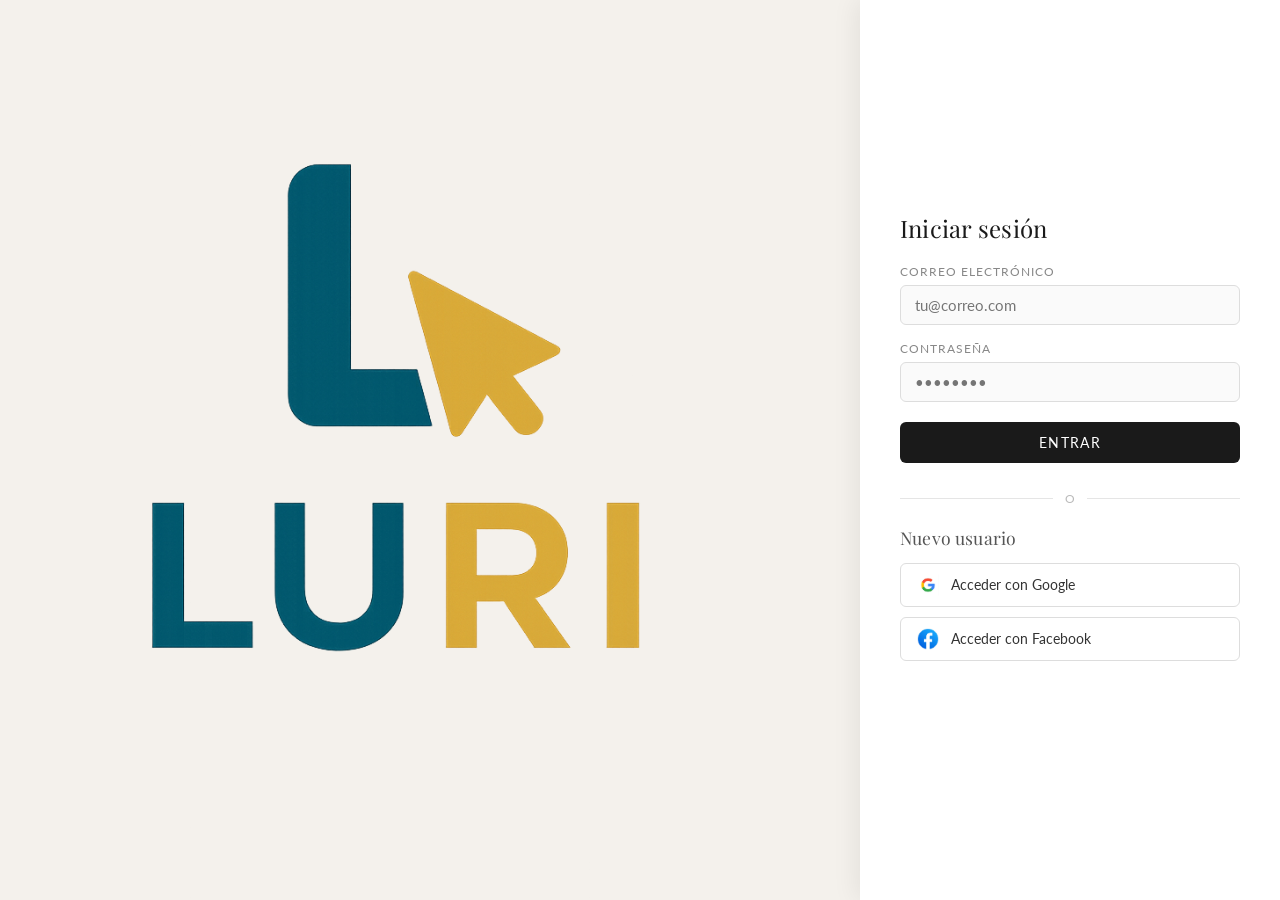
<file: index.html>
<!DOCTYPE html>
<html lang="es">
<head>
    <meta charset="UTF-8">
    <meta name="description" content="Inicia sesión o accede con Google o Facebook a la plataforma de Accesibilidad Digital.">
    <title>Login — Accesibilidad Digital</title>
    <link href="https://fonts.googleapis.com/css2?family=Playfair+Display:wght@500&family=Lato:wght@300;400&display=swap" rel="stylesheet">
    <link rel="stylesheet" href="css/login.css">
</head>
<body>

    <div class="imagen">
        <img src="assets/images/bienvenida.png" alt="Imagen de bienvenida">
    </div>

    <div class="contenedor_login">
        <form action="/login" method="POST">
            <fieldset>
                <legend>Iniciar sesión</legend>
                <label for="email">Correo electrónico</label>
                <input type="email" id="email" name="email" placeholder="tu@correo.com" required>
                <label for="password">Contraseña</label>
                <input type="password" id="password" name="password" placeholder="••••••••" required>
                <a href="app.html" class="btn-entrar">Entrar</a>
            </fieldset>
            <div class="separador"><hr><span>o</span><hr></div>
            <fieldset>
                <legend>Nuevo usuario</legend>
                <div class="social-btns">
                    <button type="button" class="btn-social">
                        <img src="assets/images/google.jpg" alt="Google">
                        Acceder con Google
                    </button>
                    <button type="button" class="btn-social">
                        <img src="assets/images/facebook.jpg" alt="Facebook">
                        Acceder con Facebook
                    </button>
                </div>
            </fieldset>
        </form>
    </div>

</body>
</html>
</file>
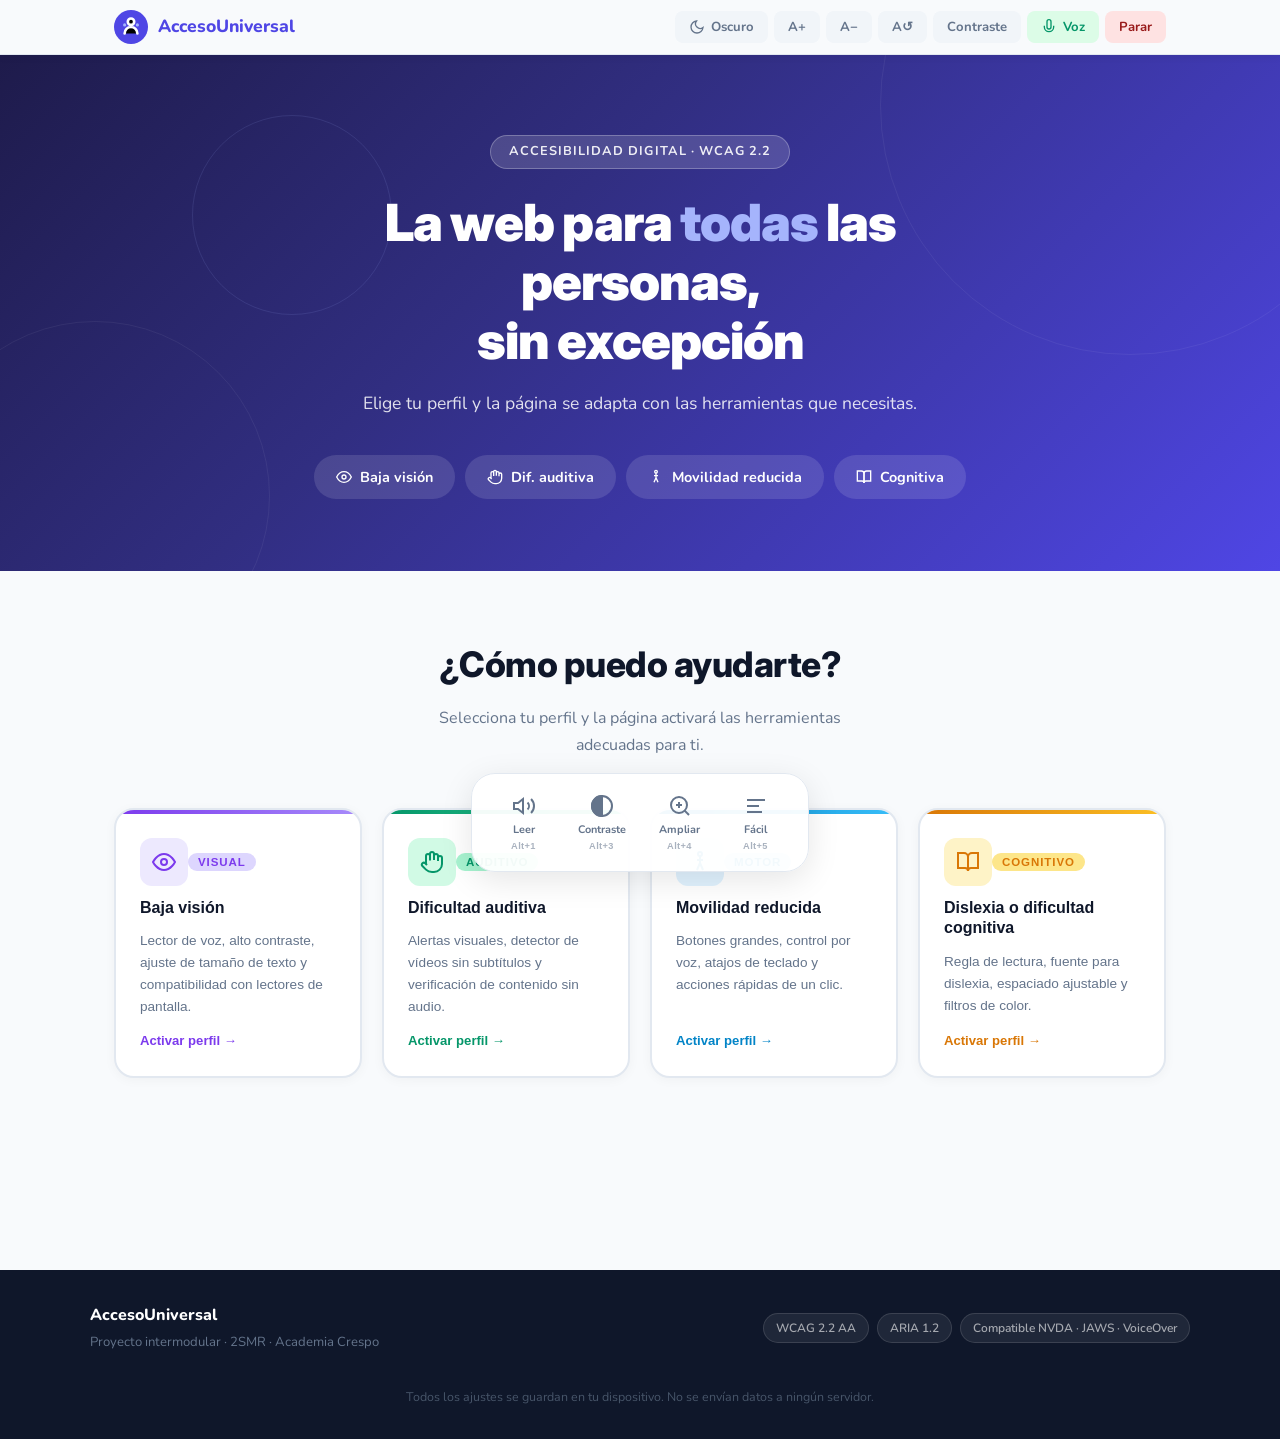
<file: app.html>
<!DOCTYPE html>
<html lang="es">

<head>
    <meta charset="UTF-8">
    <meta name="description" content="AccesoUniversal — Herramientas de accesibilidad digital adaptadas a tu perfil.">
    <title>AccesoUniversal — Herramientas de Accesibilidad</title>
    <link
        href="https://fonts.googleapis.com/css2?family=Inter:wght@400;700;800;900&family=Nunito:wght@400;600;700;800&display=swap"
        rel="stylesheet">
    <link rel="stylesheet" href="css/app.css">
    <link rel="stylesheet" href="css/modos.css">
</head>

<body>

    <svg style="display:none" aria-hidden="true" xmlns="http://www.w3.org/2000/svg">
        <symbol id="ico-logo" viewBox="0 0 32 32">
            <circle cx="16" cy="16" r="16" fill="#4f46e5" />
            <path d="M16 8a3 3 0 1 1 0 6 3 3 0 0 1 0-6zm-6 14c0-3.3 2.7-6 6-6s6 2.7 6 6" stroke="#fff"
                stroke-width="2.5" stroke-linecap="round" />
            <circle cx="10" cy="14" r="1.5" fill="#a5b4fc" />
            <circle cx="22" cy="14" r="1.5" fill="#a5b4fc" />
        </symbol>
        <symbol id="ico-eye" viewBox="0 0 24 24">
            <path d="M1 12s4-8 11-8 11 8 11 8-4 8-11 8-11-8-11-8z" />
            <circle cx="12" cy="12" r="3" />
        </symbol>
        <symbol id="ico-hand" viewBox="0 0 24 24">
            <path
                d="M18 11V6a2 2 0 0 0-4 0v1M14 10V4a2 2 0 0 0-4 0v2M10 10.5V6a2 2 0 0 0-4 0v8M18 8a2 2 0 1 1 4 0v6a8 8 0 0 1-8 8h-2c-2.8 0-4.5-.86-5.99-2.34l-3.6-3.6a2 2 0 0 1 2.83-2.82L7 15" />
        </symbol>
        <symbol id="ico-person" viewBox="0 0 24 24">
            <circle cx="12" cy="4" r="2" />
            <path d="M12 6v7M9 10h6M12 13l-3 7M12 13l3 7" />
        </symbol>
        <symbol id="ico-book" viewBox="0 0 24 24">
            <path d="M2 3h6a4 4 0 0 1 4 4v14a3 3 0 0 0-3-3H2z" />
            <path d="M22 3h-6a4 4 0 0 0-4 4v14a3 3 0 0 1 3-3h7z" />
        </symbol>
        <symbol id="ico-mic" viewBox="0 0 24 24">
            <path d="M12 1a3 3 0 0 0-3 3v8a3 3 0 0 0 6 0V4a3 3 0 0 0-3-3z" />
            <path d="M19 10v2a7 7 0 0 1-14 0v-2" />
        </symbol>
        <symbol id="ico-speaker" viewBox="0 0 24 24">
            <polygon points="11 5 6 9 2 9 2 15 6 15 11 19 11 5" />
            <path d="M19.07 4.93a10 10 0 0 1 0 14.14M15.54 8.46a5 5 0 0 1 0 7.07" />
        </symbol>
        <symbol id="ico-magnify" viewBox="0 0 24 24">
            <circle cx="11" cy="11" r="8" />
            <line x1="21" y1="21" x2="16.65" y2="16.65" />
            <line x1="11" y1="8" x2="11" y2="14" />
            <line x1="8" y1="11" x2="14" y2="11" />
        </symbol>
    </svg>

    <div id="aria-live" class="sr-only" aria-live="polite" aria-atomic="true"></div>
    <a href="#main-content" class="skip-link">Saltar al contenido principal</a>
    <div id="toast" role="status" aria-live="polite"></div>

    <nav class="navbar" aria-label="Barra de accesibilidad">
        <div class="nav-inner">
            <a href="index.html" class="nav-brand" aria-label="AccesoUniversal - Inicio">
                <svg aria-hidden="true" focusable="false" viewBox="0 0 32 32">
                    <use href="#ico-logo" />
                </svg>
                <span>AccesoUniversal</span>
            </a>
            <div class="nav-tools">
                <button id="theme-btn" class="ntool-btn" onclick="cambiarModoOscuro()" aria-label="Modo oscuro (Alt+D)">
                    <svg aria-hidden="true" focusable="false" viewBox="0 0 24 24" fill="none" stroke="currentColor"
                        stroke-width="2">
                        <path d="M21 12.79A9 9 0 1 1 11.21 3 7 7 0 0 0 21 12.79z" />
                    </svg>
                    Oscuro
                </button>
                <button class="ntool-btn" onclick="cambiarTamanoLetra(2)" aria-label="Aumentar letra">A+</button>
                <button class="ntool-btn" onclick="cambiarTamanoLetra(-2)" aria-label="Reducir letra">A−</button>
                <button class="ntool-btn" onclick="restablecerLetra()" aria-label="Restablecer letra">A↺</button>
                <button class="ntool-btn contrast-btn" id="btn-contraste" onclick="activarAltoContraste()"
                    aria-label="Alto contraste (Alt+3)" aria-pressed="false">Contraste</button>
                <button id="voice-btn" class="ntool-btn voice-btn" onclick="iniciarVoz()"
                    aria-label="Comando de voz (Alt+V)">
                    <svg aria-hidden="true" focusable="false" viewBox="0 0 24 24" fill="none" stroke="currentColor"
                        stroke-width="2">
                        <use href="#ico-mic" />
                    </svg>
                    <span id="voice-status">Voz</span>
                </button>
                <button class="ntool-btn stop-btn" onclick="pararAudio()"
                    aria-label="Parar audio (Escape)">Parar</button>
            </div>
        </div>
    </nav>

    <header class="hero">
        <div class="hero-inner">
            <div class="hero-eyebrow">Accesibilidad Digital · WCAG 2.2</div>
            <h1 class="hero-title">La web para <em>todas</em> las personas,<br>sin excepción</h1>
            <p class="hero-sub">Elige tu perfil y la página se adapta con las herramientas que necesitas.</p>
            <div class="hero-pills">
                <button type="button" class="hero-pill pill-v" onclick="seleccionarPerfil('visual')">
                    <svg aria-hidden="true" focusable="false" viewBox="0 0 24 24" fill="none" stroke="currentColor"
                        stroke-width="2">
                        <use href="#ico-eye" />
                    </svg>
                    Baja visión
                </button>
                <button type="button" class="hero-pill pill-a" onclick="seleccionarPerfil('auditiva')">
                    <svg aria-hidden="true" focusable="false" viewBox="0 0 24 24" fill="none" stroke="currentColor"
                        stroke-width="2">
                        <use href="#ico-hand" />
                    </svg>
                    Dif. auditiva
                </button>
                <button type="button" class="hero-pill pill-m" onclick="seleccionarPerfil('motora')">
                    <svg aria-hidden="true" focusable="false" viewBox="0 0 24 24" fill="none" stroke="currentColor"
                        stroke-width="2">
                        <use href="#ico-person" />
                    </svg>
                    Movilidad reducida
                </button>
                <button type="button" class="hero-pill pill-c" onclick="seleccionarPerfil('cognitiva')">
                    <svg aria-hidden="true" focusable="false" viewBox="0 0 24 24" fill="none" stroke="currentColor"
                        stroke-width="2">
                        <use href="#ico-book" />
                    </svg>
                    Cognitiva
                </button>
            </div>
        </div>
        <div class="hero-deco" aria-hidden="true">
            <div class="deco-ring deco-r1"></div>
            <div class="deco-ring deco-r2"></div>
            <div class="deco-ring deco-r3"></div>
        </div>
    </header>

    <main id="main-content">

        <section class="sec-profiles" aria-labelledby="titulo-perfil">
            <div class="sec-header">
                <h2 id="titulo-perfil">¿Cómo puedo ayudarte?</h2>
                <p>Selecciona tu perfil y la página activará las herramientas adecuadas para ti.</p>
            </div>
            <div class="profile-grid">

                <button type="button" class="pcard pcard-v" id="profile-visual" onclick="seleccionarPerfil('visual')"
                    aria-pressed="false">
                    <div class="pcard-top">
                        <div class="pcard-icon"><svg aria-hidden="true" focusable="false" viewBox="0 0 24 24"
                                fill="none" stroke="currentColor" stroke-width="2">
                                <use href="#ico-eye" />
                            </svg></div>
                        <span class="pcard-tag">Visual</span>
                    </div>
                    <strong class="pcard-title">Baja visión</strong>
                    <p class="pcard-desc">Lector de voz, alto contraste, ajuste de tamaño de texto y compatibilidad con
                        lectores de pantalla.</p>
                    <span class="pcard-cta">Activar perfil →</span>
                </button>

                <button type="button" class="pcard pcard-a" id="profile-auditiva"
                    onclick="seleccionarPerfil('auditiva')" aria-pressed="false">
                    <div class="pcard-top">
                        <div class="pcard-icon"><svg aria-hidden="true" focusable="false" viewBox="0 0 24 24"
                                fill="none" stroke="currentColor" stroke-width="2">
                                <use href="#ico-hand" />
                            </svg></div>
                        <span class="pcard-tag">Auditivo</span>
                    </div>
                    <strong class="pcard-title">Dificultad auditiva</strong>
                    <p class="pcard-desc">Alertas visuales, detector de vídeos sin subtítulos y verificación de
                        contenido sin audio.</p>
                    <span class="pcard-cta">Activar perfil →</span>
                </button>

                <button type="button" class="pcard pcard-m" id="profile-motora" onclick="seleccionarPerfil('motora')"
                    aria-pressed="false">
                    <div class="pcard-top">
                        <div class="pcard-icon"><svg aria-hidden="true" focusable="false" viewBox="0 0 24 24"
                                fill="none" stroke="currentColor" stroke-width="2">
                                <use href="#ico-person" />
                            </svg></div>
                        <span class="pcard-tag">Motor</span>
                    </div>
                    <strong class="pcard-title">Movilidad reducida</strong>
                    <p class="pcard-desc">Botones grandes, control por voz, atajos de teclado y acciones rápidas de un
                        clic.</p>
                    <span class="pcard-cta">Activar perfil →</span>
                </button>

                <button type="button" class="pcard pcard-c" id="profile-cognitiva"
                    onclick="seleccionarPerfil('cognitiva')" aria-pressed="false">
                    <div class="pcard-top">
                        <div class="pcard-icon"><svg aria-hidden="true" focusable="false" viewBox="0 0 24 24"
                                fill="none" stroke="currentColor" stroke-width="2">
                                <use href="#ico-book" />
                            </svg></div>
                        <span class="pcard-tag">Cognitivo</span>
                    </div>
                    <strong class="pcard-title">Dislexia o dificultad cognitiva</strong>
                    <p class="pcard-desc">Regla de lectura, fuente para dislexia, espaciado ajustable y filtros de
                        color.</p>
                    <span class="pcard-cta">Activar perfil →</span>
                </button>

            </div>
        </section>


        <section id="panel-visual" class="profile-panel" aria-labelledby="titulo-panel-visual" hidden>
            <div class="panel-banner banner-v">
                <svg aria-hidden="true" focusable="false" viewBox="0 0 24 24" fill="none" stroke="currentColor"
                    stroke-width="2.5">
                    <use href="#ico-eye" />
                </svg>
                <div><strong>Perfil activado: Baja visión</strong><span>Alto contraste y lector de voz activados</span>
                </div>
                <button type="button" class="panel-back" onclick="volverPerfiles()">Cambiar perfil</button>
            </div>
            <h2 id="titulo-panel-visual" class="panel-title">Tus herramientas</h2>
            <div class="tools-grid">

                <div class="tool-card tc-v">
                    <div class="tc-header">
                        <div class="tc-icon icon-v"><svg aria-hidden="true" focusable="false" viewBox="0 0 24 24"
                                fill="none" stroke="currentColor" stroke-width="2">
                                <use href="#ico-speaker" />
                            </svg></div>
                        <div>
                            <h3>Lector de texto en voz alta</h3>
                            <p class="tc-desc">Pega cualquier texto y escúchalo. Ajusta la velocidad con el deslizador.
                            </p>
                        </div>
                    </div>
                    <textarea id="tts-input" class="tts-area" rows="4"
                        placeholder="Pega aquí el texto que quieres escuchar…"
                        aria-label="Texto para leer en voz alta"></textarea>
                    <div class="tc-controls">
                        <label for="tts-speed" class="tc-label">Velocidad: <strong id="speed-val">1.0x</strong></label>
                        <input type="range" id="tts-speed" class="tc-range" min="0.5" max="2" step="0.1" value="1"
                            aria-label="Velocidad de lectura">
                        <div class="tc-btns">
                            <button type="button" class="tbtn tbtn-v"
                                onclick="leerTextoPersonalizado()">Escuchar</button>
                            <button type="button" class="tbtn tbtn-ghost" onclick="pararAudio()">Parar</button>
                        </div>
                    </div>
                </div>

                <div class="tool-card tc-v">
                    <div class="tc-header">
                        <div class="tc-icon icon-v">
                            <svg aria-hidden="true" focusable="false" viewBox="0 0 24 24" fill="none"
                                stroke="currentColor" stroke-width="2">
                                <circle cx="12" cy="12" r="3" />
                                <path
                                    d="M12 1v2M12 21v2M4.22 4.22l1.42 1.42M18.36 18.36l1.42 1.42M1 12h2M21 12h2M4.22 19.78l1.42-1.42M18.36 5.64l1.42-1.42" />
                            </svg>
                        </div>
                        <div>
                            <h3>Ajustes de visión</h3>
                            <p class="tc-desc">Contraste, modo de color y tamaño de texto.</p>
                        </div>
                    </div>
                    <div class="toggle-grid">
                        <button type="button" class="tgl-btn" onclick="activarAltoContraste()">Alto contraste</button>
                        <button type="button" class="tgl-btn" onclick="cambiarModoOscuro()">Modo oscuro</button>
                        <button type="button" class="tgl-btn" onclick="cambiarTamanoLetra(4)">A+ Más grande</button>
                        <button type="button" class="tgl-btn" onclick="cambiarTamanoLetra(-4)">A− Más pequeño</button>
                        <button type="button" class="tgl-btn" onclick="restablecerLetra()">A↺ Restablecer</button>
                    </div>
                </div>

                <div class="tool-card tc-v full-width">
                    <div class="tc-header">
                        <div class="tc-icon icon-v"><svg aria-hidden="true" focusable="false" viewBox="0 0 24 24"
                                fill="none" stroke="currentColor" stroke-width="2">
                                <rect x="3" y="3" width="18" height="18" rx="2" />
                                <path d="M3 9h18M9 21V9" />
                            </svg></div>
                        <div>
                            <h3>Compatibilidad con lectores de pantalla</h3>
                            <p class="tc-desc">Toda la navegación es posible solo con el teclado.</p>
                        </div>
                    </div>
                    <div class="toggle-grid mb-4">
                        <span class="tgl-btn tgl-static">NVDA (Windows)</span>
                        <span class="tgl-btn tgl-static">JAWS (Windows)</span>
                        <span class="tgl-btn tgl-static">VoiceOver (Mac/iOS)</span>
                        <span class="tgl-btn tgl-static">TalkBack (Android)</span>
                    </div>
                    <p class="hint-text">Usa <kbd>Tab</kbd> para moverte,
                        <kbd>Enter</kbd> para activar y <kbd>Alt+1</kbd> para leer la página.</p>
                    <div class="tc-btns">
                        <button type="button" class="tbtn tbtn-v" onclick="leerPagina()">Leer página completa</button>
                        <button type="button" class="tbtn tbtn-ghost" onclick="pararAudio()">Parar</button>
                    </div>
                </div>

            </div>
        </section>


        <section id="panel-auditiva" class="profile-panel" aria-labelledby="titulo-panel-auditiva" hidden>
            <div class="panel-banner banner-a">
                <svg aria-hidden="true" focusable="false" viewBox="0 0 24 24" fill="none" stroke="currentColor"
                    stroke-width="2.5">
                    <use href="#ico-hand" />
                </svg>
                <div><strong>Perfil activado: Dificultad auditiva</strong><span>Las notificaciones se muestran de forma
                        visual</span></div>
                <button type="button" class="panel-back" onclick="volverPerfiles()">Cambiar perfil</button>
            </div>
            <h2 id="titulo-panel-auditiva" class="panel-title">Tus herramientas</h2>
            <div class="tools-grid">

                <div class="tool-card tc-a full-width">
                    <div class="tc-header">
                        <div class="tc-icon icon-a"><svg aria-hidden="true" focusable="false" viewBox="0 0 24 24"
                                fill="none" stroke="currentColor" stroke-width="2">
                                <path d="M18 8A6 6 0 0 0 6 8c0 7-3 9-3 9h18s-3-2-3-9" />
                                <path d="M13.73 21a2 2 0 0 1-3.46 0" />
                            </svg></div>
                        <div>
                            <h3>Alertas visuales</h3>
                            <p class="tc-desc">Las notificaciones no dependen del sonido. Pulsa para ver cada tipo de
                                alerta visual.</p>
                        </div>
                    </div>
                    <div id="va-notif-area" class="va-notif-area" aria-live="polite"></div>
                    <div class="va-trigger-grid">
                        <button type="button" class="va-trigger va-t-error" onclick="mostrarAlertaVisual('error')">✕
                            Error del sistema</button>
                        <button type="button" class="va-trigger va-t-msg" onclick="mostrarAlertaVisual('mensaje')">✉
                            Mensaje nuevo</button>
                        <button type="button" class="va-trigger va-t-success" onclick="mostrarAlertaVisual('exito')">✓
                            Acción completada</button>
                        <button type="button" class="va-trigger va-t-warn" onclick="mostrarAlertaVisual('aviso')">⚠
                            Aviso importante</button>
                    </div>
                </div>

            </div>
        </section>


        <section id="panel-motora" class="profile-panel" aria-labelledby="titulo-panel-motora" hidden>
            <div class="panel-banner banner-m">
                <svg aria-hidden="true" focusable="false" viewBox="0 0 24 24" fill="none" stroke="currentColor"
                    stroke-width="2.5">
                    <use href="#ico-person" />
                </svg>
                <div><strong>Perfil activado: Movilidad reducida</strong><span>Botones grandes activados — navega con
                        teclado o voz</span></div>
                <button type="button" class="panel-back" onclick="volverPerfiles()">Cambiar perfil</button>
            </div>
            <h2 id="titulo-panel-motora" class="panel-title">Tus herramientas</h2>
            <div class="tools-grid">

                <div class="tool-card tc-m">
                    <div class="tc-header">
                        <div class="tc-icon icon-m"><svg aria-hidden="true" focusable="false" viewBox="0 0 24 24"
                                fill="none" stroke="currentColor" stroke-width="2">
                                <rect x="2" y="4" width="20" height="16" rx="2" />
                                <path
                                    d="M6 8h.01M10 8h.01M14 8h.01M18 8h.01M6 12h.01M10 12h.01M14 12h.01M18 12h.01M6 16h12" />
                            </svg></div>
                        <div>
                            <h3>Atajos de teclado</h3>
                            <p class="tc-desc">Controla toda la página solo con el teclado, sin necesitar el ratón.</p>
                        </div>
                    </div>
                    <div id="shortcuts-grid" class="shortcuts-grid" role="list" aria-label="Atajos disponibles"></div>
                </div>

                <div class="tool-card tc-m">
                    <div class="tc-header">
                        <div class="tc-icon icon-m"><svg aria-hidden="true" focusable="false" viewBox="0 0 24 24"
                                fill="none" stroke="currentColor" stroke-width="2">
                                <use href="#ico-mic" />
                            </svg></div>
                        <div>
                            <h3>Control por voz</h3>
                            <p class="tc-desc">Di un comando y la página responde. Sin mover las manos.</p>
                        </div>
                    </div>
                    <div class="tc-btns mb-4">
                        <button type="button" class="tbtn tbtn-m" onclick="iniciarVoz()">Activar voz</button>
                        <button type="button" class="tbtn tbtn-ghost" onclick="pararAudio()">Parar</button>
                    </div>
                    <div id="commands-list" class="commands-list" role="list" aria-label="Comandos disponibles"></div>
                </div>

                <div class="tool-card tc-m full-width">
                    <div class="tc-header">
                        <div class="tc-icon icon-m"><svg aria-hidden="true" focusable="false" viewBox="0 0 24 24"
                                fill="none" stroke="currentColor" stroke-width="2">
                                <rect x="3" y="3" width="18" height="18" rx="3" />
                                <line x1="12" y1="8" x2="12" y2="16" />
                                <line x1="8" y1="12" x2="16" y2="12" />
                            </svg></div>
                        <div>
                            <h3>Acciones rápidas — botones grandes</h3>
                            <p class="tc-desc">Diseñados para poca precisión. Un solo toque para las acciones más
                                frecuentes.</p>
                        </div>
                    </div>
                    <div class="bigaction-grid">
                        <button type="button" class="bigaction-btn"
                            onclick="window.scrollTo({top:0,behavior:'smooth'})">
                            <svg aria-hidden="true" focusable="false" viewBox="0 0 24 24" fill="none"
                                stroke="currentColor" stroke-width="2">
                                <line x1="12" y1="19" x2="12" y2="5" />
                                <polyline points="5 12 12 5 19 12" />
                            </svg>
                            Ir arriba
                        </button>
                        <button type="button" class="bigaction-btn" onclick="leerPagina()">
                            <svg aria-hidden="true" focusable="false" viewBox="0 0 24 24" fill="none"
                                stroke="currentColor" stroke-width="2">
                                <use href="#ico-speaker" />
                            </svg>
                            Leer página
                        </button>
                        <button type="button" class="bigaction-btn"
                            onclick="cambiarTamanoLetra(6); mostrarMensaje('Texto grande')">
                            <svg aria-hidden="true" focusable="false" viewBox="0 0 24 24" fill="none"
                                stroke="currentColor" stroke-width="2">
                                <use href="#ico-magnify" />
                            </svg>
                            Texto grande
                        </button>
                        <button type="button" class="bigaction-btn"
                            onclick="pararAudio(); mostrarMensaje('Audio parado')">
                            <svg aria-hidden="true" focusable="false" viewBox="0 0 24 24" fill="none"
                                stroke="currentColor" stroke-width="2">
                                <rect x="6" y="4" width="4" height="16" />
                                <rect x="14" y="4" width="4" height="16" />
                            </svg>
                            Parar audio
                        </button>
                    </div>
                </div>

            </div>
        </section>


        <section id="panel-cognitiva" class="profile-panel" aria-labelledby="titulo-panel-cognitiva" hidden>
            <div class="panel-banner banner-c">
                <svg aria-hidden="true" focusable="false" viewBox="0 0 24 24" fill="none" stroke="currentColor"
                    stroke-width="2.5">
                    <use href="#ico-book" />
                </svg>
                <div><strong>Perfil activado: Dislexia / Cognitiva</strong><span>Lectura fácil y regla de lectura
                        activadas</span></div>
                <button type="button" class="panel-back" onclick="volverPerfiles()">Cambiar perfil</button>
            </div>
            <h2 id="titulo-panel-cognitiva" class="panel-title">Tus herramientas</h2>
            <div class="tools-grid">

                <div class="tool-card tc-c">
                    <div class="tc-header">
                        <div class="tc-icon icon-c"><svg aria-hidden="true" focusable="false" viewBox="0 0 24 24"
                                fill="none" stroke="currentColor" stroke-width="2">
                                <line x1="3" y1="12" x2="21" y2="12" />
                                <line x1="3" y1="6" x2="21" y2="6" />
                                <line x1="3" y1="18" x2="21" y2="18" />
                            </svg></div>
                        <div>
                            <h3>Regla de lectura</h3>
                            <p class="tc-desc">Una línea amarilla que sigue al ratón para no perder el renglón. Muy útil
                                en dislexia y TDAH.</p>
                        </div>
                    </div>
                    <button type="button" class="tbtn tbtn-c" id="vcbtn-ruler" onclick="activarReglaLectura()"
                        aria-pressed="false">Activar regla de lectura</button>
                </div>

                <div class="tool-card tc-c">
                    <div class="tc-header">
                        <div class="tc-icon icon-c"><svg aria-hidden="true" focusable="false" viewBox="0 0 24 24"
                                fill="none" stroke="currentColor" stroke-width="2">
                                <polyline points="4 7 4 4 20 4 20 7" />
                                <line x1="9" y1="20" x2="15" y2="20" />
                                <line x1="12" y1="4" x2="12" y2="20" />
                            </svg></div>
                        <div>
                            <h3>Fuente y espaciado para dislexia</h3>
                            <p class="tc-desc">Tipografía más legible y control del espaciado entre palabras y líneas.
                            </p>
                        </div>
                    </div>
                    <button type="button" class="tbtn tbtn-c mb-4" id="vcbtn-dyslexia" onclick="activarFuenteDislexia()"
                        aria-pressed="false">Fuente para dislexia</button>
                    <div class="tc-controls">
                        <label for="spacing-range" class="tc-label">Espaciado: <strong
                                id="spacing-val">Normal</strong></label>
                        <input type="range" id="spacing-range" class="tc-range" min="0" max="3" step="1" value="0"
                            oninput="aplicarEspaciado(this.value)" aria-label="Nivel de espaciado">
                    </div>
                    <p id="spacing-preview" class="spacing-preview" aria-live="polite"></p>
                </div>

                <div class="tool-card tc-c full-width">
                    <div class="tc-header">
                        <div class="tc-icon icon-c"><svg aria-hidden="true" focusable="false" viewBox="0 0 24 24"
                                fill="none" stroke="currentColor" stroke-width="2">
                                <circle cx="13.5" cy="6.5" r="2.5" />
                                <circle cx="19" cy="13" r="2.5" />
                                <circle cx="6.5" cy="13" r="2.5" />
                                <circle cx="10" cy="19.5" r="2.5" />
                            </svg></div>
                        <div>
                            <h3>Filtro de color de fondo</h3>
                            <p class="tc-desc">Un tono de fondo suave reduce la fatiga visual. Muy usado por personas
                                con dislexia y sensibilidad a la luz.</p>
                        </div>
                    </div>
                    <div class="color-swatch-grid">
                        <button type="button" class="color-swatch" data-color="#fef9c3"
                            style="background:#fef9c3;color:#713f12" onclick="aplicarFiltroColor('#fef9c3')"
                            aria-label="Fondo amarillo">Amarillo</button>
                        <button type="button" class="color-swatch" data-color="#dcfce7"
                            style="background:#dcfce7;color:#14532d" onclick="aplicarFiltroColor('#dcfce7')"
                            aria-label="Fondo verde">Verde</button>
                        <button type="button" class="color-swatch" data-color="#dbeafe"
                            style="background:#dbeafe;color:#1e3a8a" onclick="aplicarFiltroColor('#dbeafe')"
                            aria-label="Fondo azul">Azul</button>
                        <button type="button" class="color-swatch" data-color="#fce7f3"
                            style="background:#fce7f3;color:#831843" onclick="aplicarFiltroColor('#fce7f3')"
                            aria-label="Fondo rosa">Rosa</button>
                        <button type="button" class="color-swatch" data-color="#f3e8ff"
                            style="background:#f3e8ff;color:#4a044e" onclick="aplicarFiltroColor('#f3e8ff')"
                            aria-label="Fondo lila">Lila</button>
                        <button type="button" class="color-swatch" data-color="none"
                            style="background:#f1f5f9;color:#334155" onclick="aplicarFiltroColor('none')"
                            aria-label="Sin filtro">Sin filtro</button>
                    </div>
                </div>

            </div>
        </section>

    </main>

    <nav class="floating-dock" aria-label="Accesos rápidos">
        <button type="button" class="dock-btn" onclick="leerPagina()" aria-label="Leer página (Alt+1)">
            <svg aria-hidden="true" focusable="false" viewBox="0 0 24 24" fill="none" stroke="currentColor"
                stroke-width="2">
                <use href="#ico-speaker" />
            </svg>
            <span>Leer</span><span class="dock-shortcut">Alt+1</span>
            <span class="dock-tooltip" role="tooltip">Leer el contenido de la página</span>
        </button>
        <button type="button" class="dock-btn" id="btn-contraste" onclick="activarAltoContraste()"
            aria-label="Alto contraste (Alt+3)" aria-pressed="false">
            <svg aria-hidden="true" focusable="false" viewBox="0 0 24 24" fill="none" stroke="currentColor"
                stroke-width="2">
                <circle cx="12" cy="12" r="10" />
                <path d="M12 2a10 10 0 0 0 0 20z" fill="currentColor" />
            </svg>
            <span>Contraste</span><span class="dock-shortcut">Alt+3</span>
            <span class="dock-tooltip" role="tooltip">Activar / desactivar alto contraste</span>
        </button>
        <button type="button" class="dock-btn" onclick="cambiarTamanoLetra(4); mostrarMensaje('Texto ampliado')"
            aria-label="Ampliar texto (Alt+4)">
            <svg aria-hidden="true" focusable="false" viewBox="0 0 24 24" fill="none" stroke="currentColor"
                stroke-width="2">
                <use href="#ico-magnify" />
            </svg>
            <span>Ampliar</span><span class="dock-shortcut">Alt+4</span>
            <span class="dock-tooltip" role="tooltip">Aumentar el tamaño de la letra</span>
        </button>
        <button type="button" class="dock-btn" id="btn-facil" onclick="activarLecturaFacil()"
            aria-label="Lectura fácil (Alt+5)" aria-pressed="false">
            <svg aria-hidden="true" focusable="false" viewBox="0 0 24 24" fill="none" stroke="currentColor"
                stroke-width="2">
                <line x1="3" y1="6" x2="21" y2="6" />
                <line x1="3" y1="12" x2="15" y2="12" />
                <line x1="3" y1="18" x2="18" y2="18" />
            </svg>
            <span>Fácil</span><span class="dock-shortcut">Alt+5</span>
            <span class="dock-tooltip" role="tooltip">Activar modo lectura fácil</span>
        </button>
    </nav>

    <footer class="site-footer">
        <div class="footer-inner">
            <div class="footer-brand">
                <strong>AccesoUniversal</strong>
                <span>Proyecto intermodular · 2SMR · Academia Crespo</span>
            </div>
            <div class="footer-badges">
                <span class="fbadge">WCAG 2.2 AA</span>
                <span class="fbadge">ARIA 1.2</span>
                <span class="fbadge">Compatible NVDA · JAWS · VoiceOver</span>
            </div>
            <p class="footer-note">Todos los ajustes se guardan en tu dispositivo. No se envían datos a ningún servidor.
            </p>
        </div>
    </footer>

    <div id="reading-ruler" aria-hidden="true"></div>
    <script src="js/datos.js"></script>
    <script src="js/app.js"></script>
</body>

</html>
</file>
<file: css/login.css>
* { margin:0; padding:0; box-sizing:border-box; }
body { display:flex; min-height:100vh; font-family:'Lato',sans-serif; background:#f4f1ec; }
.imagen           { flex:1; overflow:hidden; }
.imagen img       { width:100%; height:100%; object-fit:cover; display:block; filter:brightness(.92); transition:transform .6s ease; }
.imagen:hover img { transform:scale(1.02); }
.contenedor_login { width:420px; min-width:360px; background:#fff; display:flex; align-items:center; justify-content:center; padding:48px 40px; box-shadow:-4px 0 24px rgba(0,0,0,.07); }
form     { width:100%; }
fieldset { border:none; padding:0; margin:0 0 28px; }
legend   { font-family:'Playfair Display',serif; font-size:1.5rem; color:#1a1a1a; margin-bottom:20px; letter-spacing:.01em; }
fieldset:last-of-type legend { font-size:1.1rem; color:#555; margin-bottom:14px; }
label { display:block; font-size:.78rem; color:#888; text-transform:uppercase; letter-spacing:.08em; margin-bottom:6px; }
input[type="email"],
input[type="password"] { width:100%; padding:10px 14px; border:1px solid #ddd; border-radius:6px; font-family:'Lato',sans-serif; font-size:.95rem; color:#222; background:#fafafa; margin-bottom:16px; outline:none; transition:border-color .2s,box-shadow .2s; }
input[type="email"]:focus,
input[type="password"]:focus { border-color:#b5a99a; box-shadow:0 0 0 3px rgba(181,169,154,.15); background:#fff; }
.btn-entrar { display:block; text-align:center; text-decoration:none; width:100%; padding:12px; background:#1a1a1a; color:#fff; border:none; border-radius:6px; font-family:'Lato',sans-serif; font-size:.9rem; letter-spacing:.1em; text-transform:uppercase; cursor:pointer; margin-top:4px; transition:background .2s,transform .1s; }
.btn-entrar:hover  { background:#333; }
.btn-entrar:active { transform:scale(.98); }
.separador      { display:flex; align-items:center; gap:12px; margin:4px 0 20px; }
.separador hr   { flex:1; border:none; border-top:1px solid #e5e5e5; }
.separador span { font-size:.75rem; color:#bbb; text-transform:uppercase; letter-spacing:.06em; }
.social-btns { display:flex; flex-direction:column; gap:10px; }
.btn-social { display:flex; align-items:center; gap:12px; width:100%; padding:10px 16px; background:#fff; border:1px solid #ddd; border-radius:6px; cursor:pointer; font-family:'Lato',sans-serif; font-size:.88rem; color:#333; transition:background .15s,border-color .15s; }
.btn-social:hover { background:#f9f9f9; border-color:#bbb; }
.btn-social img   { width:22px; height:22px; object-fit:contain; border-radius:3px; }
</file>
<file: css/app.css>
/* AccesoUniversal - Estilos principales | Proyecto intermodular 2SMR */

/* Reset */
*, *::before, *::after { margin:0; padding:0; box-sizing:border-box; }
body { font-family:'Nunito','Arial',sans-serif; font-size:17px; background:#f8fafc; color:#0f172a; line-height:1.7; }
.sr-only { position:absolute; left:-9999px; width:1px; height:1px; overflow:hidden; }

/* Enlace saltar al contenido */
.skip-link { position:absolute; top:-100px; left:20px; background:#4f46e5; color:#fff; padding:12px 24px; border-radius:8px; font-weight:700; text-decoration:none; z-index:9999; transition:top .2s; }
.skip-link:focus { top:20px; }

/* Barra de navegación */
.navbar { position:sticky; top:0; z-index:200; background:rgba(248,250,252,.95); border-bottom:1px solid #e2e8f0; box-shadow:0 2px 8px rgba(0,0,0,.06); }
.nav-inner { max-width:1100px; margin:0 auto; padding:10px 24px; display:flex; align-items:center; justify-content:space-between; gap:12px; flex-wrap:wrap; }
.nav-brand { display:flex; align-items:center; gap:10px; font-size:1.1rem; font-weight:800; color:#4f46e5; text-decoration:none; }
.nav-brand svg { width:34px; height:34px; }
.nav-tools { display:flex; align-items:center; gap:6px; flex-wrap:wrap; }
.ntool-btn { display:inline-flex; align-items:center; gap:6px; padding:7px 14px; border:none; border-radius:8px; font-family:'Nunito',sans-serif; font-size:.82rem; font-weight:700; background:#f1f5f9; color:#64748b; cursor:pointer; transition:background .15s,color .15s; white-space:nowrap; }
.ntool-btn svg { width:16px; height:16px; }
.ntool-btn:hover { background:#e2e8f0; color:#0f172a; }
.ntool-btn:focus { outline:3px solid #4f46e5; outline-offset:3px; }
.contrast-btn:hover { background:#fef3c7; color:#92400e; }
.contrast-btn[aria-pressed="true"] { background:#fde047; color:#713f12; }
.voice-btn { background:#dcfce7; color:#059669; }
.voice-btn:hover { background:#bbf7d0; }
.voice-btn.listening { animation:parpadeo-verde 1.2s infinite; }
.stop-btn { background:#fee2e2; color:#991b1b; }
.stop-btn:hover { background:#fecaca; }
@keyframes parpadeo-verde {
    0%,100% { box-shadow:0 0 0 0 rgba(5,150,105,.4); }
    50%      { box-shadow:0 0 0 8px rgba(5,150,105,0); }
}

/* Cabecera hero */
.hero { position:relative; overflow:hidden; color:#fff; background:linear-gradient(135deg,#1e1b4b,#312e81 40%,#4f46e5); padding:80px 24px 72px; text-align:center; }
.hero-inner { position:relative; z-index:2; max-width:720px; margin:0 auto; }
.hero-eyebrow { display:inline-block; background:rgba(255,255,255,.15); border:1px solid rgba(255,255,255,.25); border-radius:50px; padding:5px 18px; font-size:.8rem; font-weight:700; letter-spacing:.08em; text-transform:uppercase; margin-bottom:24px; color:rgba(255,255,255,.9); }
.hero-title { font-family:'Inter',sans-serif; font-weight:900; font-size:clamp(2rem,5.5vw,3.2rem); line-height:1.15; letter-spacing:-1px; margin-bottom:20px; }
.hero-title em { font-style:normal; color:#a5b4fc; }
.hero-sub { font-size:1.1rem; opacity:.85; max-width:560px; margin:0 auto 36px; line-height:1.7; }
.hero-pills { display:flex; justify-content:center; flex-wrap:wrap; gap:10px; }
.hero-pill { display:inline-flex; align-items:center; gap:8px; padding:10px 20px; border-radius:50px; border:2px solid transparent; background:rgba(255,255,255,.12); color:#fff; font-family:'Nunito',sans-serif; font-size:.9rem; font-weight:700; cursor:pointer; transition:all .2s ease; }
.hero-pill svg { width:16px; height:16px; }
.hero-pill:hover { background:rgba(255,255,255,.22); transform:translateY(-3px); box-shadow:0 8px 20px rgba(0,0,0,.25); }
.hero-pill:focus { outline:3px solid #fff; outline-offset:3px; }
.pill-v:hover { border-color:#a78bfa; }
.pill-a:hover { border-color:#6ee7b7; }
.pill-m:hover { border-color:#7dd3fc; }
.pill-c:hover { border-color:#fcd34d; }
.hero-deco { position:absolute; inset:0; z-index:1; pointer-events:none; overflow:hidden; }
.deco-ring { position:absolute; border-radius:50%; border:1px solid rgba(255,255,255,.06); }
.deco-r1 { width:500px; height:500px; top:-200px; right:-100px; }
.deco-r2 { width:350px; height:350px; bottom:-100px; left:-80px; }
.deco-r3 { width:200px; height:200px; top:60px; left:15%; border-color:rgba(165,180,252,.12); }

/* Contenido principal */
main { max-width:1100px; margin:0 auto; padding:64px 24px 120px; }
section { margin-bottom:72px; }
.sec-header { text-align:center; margin-bottom:48px; }
.sec-header h2 { font-family:'Inter',sans-serif; font-weight:800; font-size:clamp(1.6rem,3vw,2.2rem); color:#0f172a; letter-spacing:-.5px; margin-bottom:10px; }
.sec-header p { font-size:1rem; color:#64748b; max-width:480px; margin:0 auto; }

/* Tarjetas de perfil */
.profile-grid { display:grid; grid-template-columns:repeat(auto-fit,minmax(240px,1fr)); gap:20px; }
.pcard { background:#fff; border:2px solid #e2e8f0; border-radius:20px; padding:28px 24px; text-align:left; cursor:pointer; transition:all .2s ease; display:flex; flex-direction:column; gap:12px; position:relative; overflow:hidden; box-shadow:0 2px 12px rgba(0,0,0,.04); }
.pcard::before { content:''; position:absolute; top:0; left:0; right:0; height:4px; border-radius:20px 20px 0 0; transition:height .2s; }
.pcard-v::before { background:linear-gradient(90deg,#7c3aed,#a78bfa); }
.pcard-a::before { background:linear-gradient(90deg,#059669,#34d399); }
.pcard-m::before { background:linear-gradient(90deg,#0284c7,#38bdf8); }
.pcard-c::before { background:linear-gradient(90deg,#d97706,#fbbf24); }
.pcard:hover { transform:translateY(-6px); border-color:transparent; box-shadow:0 16px 36px rgba(0,0,0,.12); }
.pcard:focus { outline:3px solid #4f46e5; outline-offset:4px; }
.pcard-v[aria-pressed="true"] { border-color:#7c3aed; box-shadow:0 0 0 4px rgba(124,58,237,.12); }
.pcard-a[aria-pressed="true"] { border-color:#059669; box-shadow:0 0 0 4px rgba(5,150,105,.12); }
.pcard-m[aria-pressed="true"] { border-color:#0284c7; box-shadow:0 0 0 4px rgba(2,132,199,.12); }
.pcard-c[aria-pressed="true"] { border-color:#d97706; box-shadow:0 0 0 4px rgba(217,119,6,.12); }
.pcard-top { display:flex; align-items:center; justify-content:space-between; }
.pcard-icon { width:48px; height:48px; border-radius:12px; display:flex; align-items:center; justify-content:center; }
.pcard-icon svg { width:24px; height:24px; }
.pcard-v .pcard-icon { background:#ede9fe; color:#7c3aed; }
.pcard-a .pcard-icon { background:#d1fae5; color:#059669; }
.pcard-m .pcard-icon { background:#e0f2fe; color:#0284c7; }
.pcard-c .pcard-icon { background:#fef3c7; color:#d97706; }
.pcard-tag { font-size:.72rem; font-weight:800; letter-spacing:.08em; text-transform:uppercase; padding:3px 10px; border-radius:50px; }
.pcard-v .pcard-tag { background:#ddd6fe; color:#7c3aed; }
.pcard-a .pcard-tag { background:#a7f3d0; color:#059669; }
.pcard-m .pcard-tag { background:#bae6fd; color:#0284c7; }
.pcard-c .pcard-tag { background:#fde68a; color:#d97706; }
.pcard-title { font-size:1rem; font-weight:800; color:#0f172a; line-height:1.3; }
.pcard-desc  { font-size:.85rem; color:#64748b; line-height:1.6; flex:1; }
.pcard-cta   { font-size:.82rem; font-weight:700; margin-top:4px; display:inline-flex; align-items:center; gap:4px; transition:gap .15s; }
.pcard-v .pcard-cta { color:#7c3aed; }
.pcard-a .pcard-cta { color:#059669; }
.pcard-m .pcard-cta { color:#0284c7; }
.pcard-c .pcard-cta { color:#d97706; }
.pcard:hover .pcard-cta { gap:8px; }

/* Banner de perfil activo */
.panel-banner { display:flex; align-items:center; gap:16px; flex-wrap:wrap; padding:18px 24px; border-radius:20px; margin-bottom:28px; }
.panel-banner svg    { width:28px; height:28px; flex-shrink:0; }
.panel-banner div    { flex:1; }
.panel-banner strong { display:block; font-size:1rem; font-weight:800; }
.panel-banner span   { font-size:.85rem; opacity:.85; }
.banner-v { background:linear-gradient(135deg,#ede9fe,#ddd6fe); color:#7c3aed; border:1px solid #ddd6fe; }
.banner-a { background:linear-gradient(135deg,#d1fae5,#a7f3d0); color:#059669; border:1px solid #a7f3d0; }
.banner-m { background:linear-gradient(135deg,#e0f2fe,#bae6fd); color:#0284c7; border:1px solid #bae6fd; }
.banner-c { background:linear-gradient(135deg,#fef3c7,#fde68a); color:#d97706; border:1px solid #fde68a; }
.panel-back { display:inline-flex; align-items:center; gap:6px; padding:8px 16px; border-radius:50px; border:2px solid currentColor; background:transparent; font-family:'Nunito',sans-serif; font-size:.83rem; font-weight:700; color:inherit; cursor:pointer; white-space:nowrap; transition:opacity .15s; }
.panel-back:hover { opacity:.75; }
.panel-back:focus { outline:3px solid currentColor; outline-offset:3px; }
.panel-title { font-family:'Inter',sans-serif; font-size:1.5rem; font-weight:800; color:#0f172a; letter-spacing:-.3px; margin-bottom:24px; }

/* Herramientas */
.tools-grid { display:grid; grid-template-columns:repeat(auto-fit,minmax(300px,1fr)); gap:20px; align-items:start; }
.full-width  { grid-column:1/-1; }
.tool-card { background:#fff; border:1px solid #e2e8f0; border-radius:20px; padding:24px; box-shadow:0 2px 12px rgba(0,0,0,.04); transition:box-shadow .2s; }
.tool-card:hover { box-shadow:0 6px 24px rgba(0,0,0,.07); }
.tc-v { border-top:3px solid #7c3aed; }
.tc-a { border-top:3px solid #059669; }
.tc-m { border-top:3px solid #0284c7; }
.tc-c { border-top:3px solid #d97706; }
.tc-header { display:flex; align-items:flex-start; gap:16px; margin-bottom:20px; }
.tc-icon { width:44px; height:44px; border-radius:10px; flex-shrink:0; display:flex; align-items:center; justify-content:center; }
.tc-icon svg { width:22px; height:22px; }
.icon-v { background:#ede9fe; color:#7c3aed; }
.icon-a { background:#d1fae5; color:#059669; }
.icon-m { background:#e0f2fe; color:#0284c7; }
.icon-c { background:#fef3c7; color:#d97706; }
.tc-header h3 { font-size:.98rem; font-weight:800; color:#0f172a; margin-bottom:4px; }
.tc-desc      { font-size:.83rem; color:#64748b; line-height:1.55; }

/* Botones de acción */
.tbtn { display:inline-flex; align-items:center; gap:8px; padding:10px 20px; border-radius:50px; border:none; font-family:'Nunito',sans-serif; font-size:.88rem; font-weight:700; cursor:pointer; white-space:nowrap; transition:all .2s ease; }
.tbtn:focus { outline:3px solid #4f46e5; outline-offset:3px; }
.tbtn-v       { background:#7c3aed; color:#fff; }
.tbtn-v:hover { background:#6d28d9; transform:scale(1.03); box-shadow:0 4px 14px rgba(0,0,0,.2); }
.tbtn-a       { background:#059669; color:#fff; }
.tbtn-a:hover { background:#047857; transform:scale(1.03); box-shadow:0 4px 14px rgba(0,0,0,.2); }
.tbtn-m       { background:#0284c7; color:#fff; }
.tbtn-m:hover { background:#0369a1; transform:scale(1.03); box-shadow:0 4px 14px rgba(0,0,0,.2); }
.tbtn-c       { background:#d97706; color:#fff; }
.tbtn-c:hover { background:#b45309; transform:scale(1.03); box-shadow:0 4px 14px rgba(0,0,0,.2); }
.tbtn-ghost       { background:transparent; color:#64748b; border:2px solid #e2e8f0; }
.tbtn-ghost:hover { background:#f8fafc; color:#0f172a; }
.tc-btns     { display:flex; flex-wrap:wrap; gap:8px; }
.tc-controls { display:flex; flex-direction:column; gap:10px; margin-top:12px; }
.tc-label    { font-size:.85rem; font-weight:700; color:#0f172a; }
.tc-range    { width:100%; height:6px; border-radius:3px; cursor:pointer; accent-color:#4f46e5; }
.tts-area { width:100%; border:2px solid #e2e8f0; border-radius:10px; padding:14px; font-family:'Nunito',sans-serif; font-size:.95rem; color:#0f172a; background:#f8fafc; resize:vertical; line-height:1.6; transition:border-color .15s; margin-bottom:4px; }
.tts-area:focus { outline:none; border-color:#7c3aed; }
.toggle-grid { display:flex; flex-wrap:wrap; gap:8px; }
.tgl-btn { background:#f8fafc; border:2px solid #e2e8f0; border-radius:50px; padding:8px 16px; font-family:'Nunito',sans-serif; font-size:.83rem; font-weight:700; color:#64748b; cursor:pointer; transition:all .15s; }
.tgl-btn:hover { background:#ede9fe; border-color:#7c3aed; color:#7c3aed; }
.tgl-btn:focus { outline:3px solid #7c3aed; outline-offset:3px; }

/* Atajos y comandos */
.shortcuts-grid { display:grid; grid-template-columns:repeat(auto-fill,minmax(200px,1fr)); gap:8px; }
.shortcut-item { display:flex; align-items:center; gap:10px; background:#f8fafc; border:1px solid #e2e8f0; border-radius:8px; padding:10px 14px; font-size:.84rem; }
.shortcut-btn        { cursor:pointer; text-align:left; font-family:inherit; color:#0f172a; transition:background .15s,border-color .15s; }
.shortcut-btn:hover  { background:#e0f2fe; border-color:#0284c7; }
.shortcut-btn:active { transform:scale(.97); }
.shortcut-btn:focus  { outline:3px solid #0284c7; outline-offset:2px; }
kbd { background:#0f172a; color:#fff; padding:3px 8px; border-radius:5px; font-size:.75rem; font-weight:700; font-family:monospace; white-space:nowrap; }
.commands-list { display:grid; grid-template-columns:repeat(auto-fill,minmax(170px,1fr)); gap:8px; }
.command-tag { background:#f8fafc; border:1px solid #e2e8f0; border-radius:8px; padding:8px 12px; font-size:.83rem; font-weight:600; }
.command-tag code { background:#e0f2fe; color:#0284c7; padding:2px 6px; border-radius:4px; font-family:monospace; font-size:.8em; }

/* Botones grandes (movilidad reducida) */
.bigaction-grid { display:grid; grid-template-columns:repeat(auto-fit,minmax(130px,1fr)); gap:12px; }
.bigaction-btn { background:#f8fafc; border:2px solid #e2e8f0; border-radius:14px; padding:20px 12px; display:flex; flex-direction:column; align-items:center; gap:10px; font-family:'Nunito',sans-serif; font-size:.95rem; font-weight:800; color:#0f172a; cursor:pointer; transition:all .2s ease; min-height:100px; }
.bigaction-btn svg   { width:32px; height:32px; color:#0284c7; }
.bigaction-btn:hover { background:#e0f2fe; border-color:#0284c7; color:#0284c7; transform:translateY(-3px); box-shadow:0 6px 16px rgba(0,0,0,.1); }
.bigaction-btn:focus { outline:4px solid #0284c7; outline-offset:4px; }
.spacing-preview   { background:#f8fafc; border:1px solid #e2e8f0; border-radius:8px; padding:12px 16px; font-size:.9rem; color:#0f172a; margin-top:8px; min-height:40px; }
.color-swatch-grid { display:flex; flex-wrap:wrap; gap:10px; }
.color-swatch { border:2px solid transparent; border-radius:10px; padding:10px 20px; font-family:'Nunito',sans-serif; font-size:.88rem; font-weight:800; cursor:pointer; transition:all .15s; }
.color-swatch:hover         { transform:scale(1.06); box-shadow:0 4px 12px rgba(0,0,0,.15); }
.color-swatch:focus         { outline:3px solid #d97706; outline-offset:3px; }
.color-swatch.swatch-active { outline:3px solid #1e293b; outline-offset:3px; transform:scale(1.08); }

/* Barra flotante */
.floating-dock { position:fixed; bottom:28px; left:50%; transform:translateX(-50%); background:rgba(255,255,255,.95); border:1px solid #e2e8f0; border-radius:24px; padding:10px 16px; display:flex; gap:4px; z-index:1000; box-shadow:0 8px 32px rgba(0,0,0,.1); }
.dock-btn { position:relative; background:transparent; border:none; min-width:72px; display:flex; flex-direction:column; align-items:center; gap:4px; color:#64748b; cursor:pointer; padding:10px 14px; border-radius:16px; transition:all .2s ease; }
.dock-btn svg { width:24px; height:24px; transition:transform .2s ease; }
.dock-btn span:not(.dock-shortcut):not(.dock-tooltip) { font-size:.68rem; font-weight:700; font-family:'Nunito',sans-serif; }
.dock-btn:hover     { background:#f1f5f9; color:#4f46e5; }
.dock-btn:hover svg { transform:translateY(-5px) scale(1.2); }
.dock-btn:focus     { outline:3px solid #4f46e5; outline-offset:2px; border-radius:16px; }
.dock-btn.active    { color:#4f46e5; }
.dock-shortcut      { font-size:.58rem; font-weight:700; opacity:.55; letter-spacing:.04em; }
.dock-tooltip { position:absolute; bottom:calc(100% + 14px); left:50%; transform:translateX(-50%); background:rgba(15,23,42,.95); color:#fff; border-radius:10px; padding:8px 14px; font-size:.75rem; font-weight:600; white-space:normal; text-align:center; max-width:180px; opacity:0; pointer-events:none; transition:opacity .2s; z-index:10; box-shadow:0 4px 14px rgba(0,0,0,.25); }
.dock-tooltip::after { content:''; position:absolute; top:100%; left:50%; transform:translateX(-50%); border:7px solid transparent; border-top-color:rgba(15,23,42,.95); }
.dock-btn:hover .dock-tooltip,
.dock-btn:focus .dock-tooltip { opacity:1; }

/* Alertas visuales */
.va-trigger-grid { display:grid; grid-template-columns:repeat(2,1fr); gap:10px; margin-top:16px; }
.va-trigger { display:flex; align-items:center; justify-content:center; gap:8px; padding:13px 12px; border:none; border-radius:10px; font-size:.9rem; font-weight:700; cursor:pointer; color:#fff; transition:opacity .15s,transform .1s; }
.va-trigger:hover  { opacity:.85; transform:scale(1.02); }
.va-trigger:active { transform:scale(.97); }
.va-t-error   { background:#ef4444; }
.va-t-msg     { background:#3b82f6; }
.va-t-success { background:#22c55e; }
.va-t-warn    { background:#f59e0b; color:#1e293b; }
.va-notif-area { display:flex; flex-direction:column; gap:8px; margin-top:16px; }
.va-notif { display:flex; align-items:flex-start; gap:12px; padding:14px; background:#fff; border-radius:10px; border-left:4px solid; box-shadow:0 2px 14px rgba(0,0,0,.1); position:relative; overflow:hidden; animation:entrar-notif .3s ease; }
@keyframes entrar-notif { from{opacity:0;transform:translateY(-10px);} to{opacity:1;transform:translateY(0);} }
.va-notif-out { animation:salir-notif .35s ease forwards; }
@keyframes salir-notif { to{opacity:0;transform:translateY(-10px);} }
.va-notif-icon  { width:34px; height:34px; border-radius:50%; flex-shrink:0; display:flex; align-items:center; justify-content:center; color:#fff; font-size:.95rem; font-weight:800; }
.va-notif-body  { flex:1; min-width:0; }
.va-notif-title { font-weight:700; font-size:.92rem; color:#1e293b; }
.va-notif-desc  { font-size:.82rem; color:#64748b; margin-top:3px; }
.va-notif-close { background:none; border:none; cursor:pointer; color:#94a3b8; font-size:.85rem; padding:2px 4px; flex-shrink:0; }
.va-notif-close:hover { color:#64748b; }
.va-notif-progress { position:absolute; bottom:0; left:0; right:0; height:3px; background:rgba(0,0,0,.07); }
.va-notif-bar      { height:100%; animation:barra-progreso 4.2s linear forwards; }
@keyframes barra-progreso { from{width:100%;} to{width:0%;} }

/* Regla de lectura y toast */
#reading-ruler { position:fixed; left:0; right:0; height:36px; display:none; background:rgba(253,224,71,.35); pointer-events:none; z-index:9997; border-top:1px solid rgba(202,138,4,.4); border-bottom:1px solid rgba(202,138,4,.4); }
#toast { position:fixed; bottom:110px; right:24px; z-index:9999; pointer-events:none; max-width:300px; background:#0f172a; color:#fff; padding:13px 22px; border-radius:12px; font-weight:600; font-size:.88rem; box-shadow:0 4px 24px rgba(0,0,0,.25); transform:translateY(80px); opacity:0; transition:transform .3s ease,opacity .3s ease; }
#toast.show { transform:translateY(0); opacity:1; }

/* Pie de página */
.site-footer { background:#0f172a; color:#64748b; padding:32px 24px; }
.footer-inner { max-width:1100px; margin:0 auto; display:flex; flex-wrap:wrap; gap:20px; align-items:center; justify-content:space-between; }
.footer-brand        { display:flex; flex-direction:column; gap:2px; }
.footer-brand strong { color:#fff; font-size:1rem; font-weight:800; }
.footer-brand span   { font-size:.82rem; }
.footer-badges       { display:flex; flex-wrap:wrap; gap:8px; }
.fbadge { background:rgba(255,255,255,.07); border:1px solid rgba(255,255,255,.12); border-radius:50px; padding:4px 12px; font-size:.75rem; font-weight:600; color:rgba(255,255,255,.6); }
.footer-note { font-size:.78rem; color:#475569; width:100%; text-align:center; margin-top:12px; }

/* Utilidades */
.mb-4       { margin-bottom:16px; }
.tgl-static { pointer-events:none; opacity:.85; }
.hint-text  { font-size:.9rem; color:#64748b; margin-bottom:12px; }
</file>
<file: css/modos.css>
/* AccesoUniversal - Modo oscuro, alto contraste y accesibilidad */

/* Modo oscuro */
body.dark-mode { background:#0b0f1a; color:#f1f5f9; }
body.dark-mode .navbar         { background:rgba(11,15,26,.95); }
body.dark-mode .hero           { background:linear-gradient(135deg,#09090f,#0f172a 50%,#1a1060); }
body.dark-mode .pcard,
body.dark-mode .tool-card      { background:#141c2e; border-color:#1e2d45; }
body.dark-mode .floating-dock  { background:rgba(20,28,46,.95); border-color:#1e2d45; }
body.dark-mode .dock-btn       { color:#94a3b8; }
body.dark-mode .dock-btn:hover { background:rgba(30,58,138,.2); color:#93c5fd; }
body.dark-mode .ntool-btn       { background:#1e2d45; color:#94a3b8; }
body.dark-mode .ntool-btn:hover { background:#263550; color:#e2e8f0; }
body.dark-mode .tgl-btn,
body.dark-mode .shortcut-item,
body.dark-mode .command-tag    { background:#0f1929; border-color:#1e2d45; }
body.dark-mode .tgl-btn        { color:#94a3b8; }
body.dark-mode .tts-area       { background:#0f1929; color:#f1f5f9; border-color:#1e2d45; }
body.dark-mode .bigaction-btn  { background:#1e2d45; border-color:#263550; color:#e2e8f0; }
body.dark-mode .spacing-preview { background:#0f1929; color:#f1f5f9; border-color:#1e2d45; }
body.dark-mode kbd             { background:#1e2d45; color:#f1f5f9; }
body.dark-mode #toast          { background:#141c2e; color:#f1f5f9; }
body.dark-mode .va-notif       { background:#1e293b; }
body.dark-mode .va-notif-title { color:#f1f5f9; }

/* Alto contraste */
body.high-contrast,
body.high-contrast *      { background:#000!important; color:#ff0!important; border-color:#ff0!important; outline-color:#ff0!important; }
body.high-contrast a      { color:#0ff!important; }
body.high-contrast button { background:#000!important; color:#ff0!important; border:2px solid #ff0!important; }

/* Modos de accesibilidad */
body.easy-read .tool-card p,
body.easy-read .tool-card li,
body.easy-read .tool-card label { font-family:Arial,sans-serif!important; font-size:1.15rem!important; line-height:2!important; }
body.easy-read .tool-card p,
body.easy-read .tool-card li    { max-width:65ch!important; }
body.large-targets button,
body.large-targets a,
body.large-targets input        { min-height:56px!important; min-width:56px!important; font-size:1.1rem!important; }
body.dyslexia-font,
body.dyslexia-font *  { font-family:Arial,sans-serif!important; letter-spacing:.08em!important; word-spacing:.2em!important; }
body.dyslexia-font p,
body.dyslexia-font li { line-height:2.2!important; }
</file>
